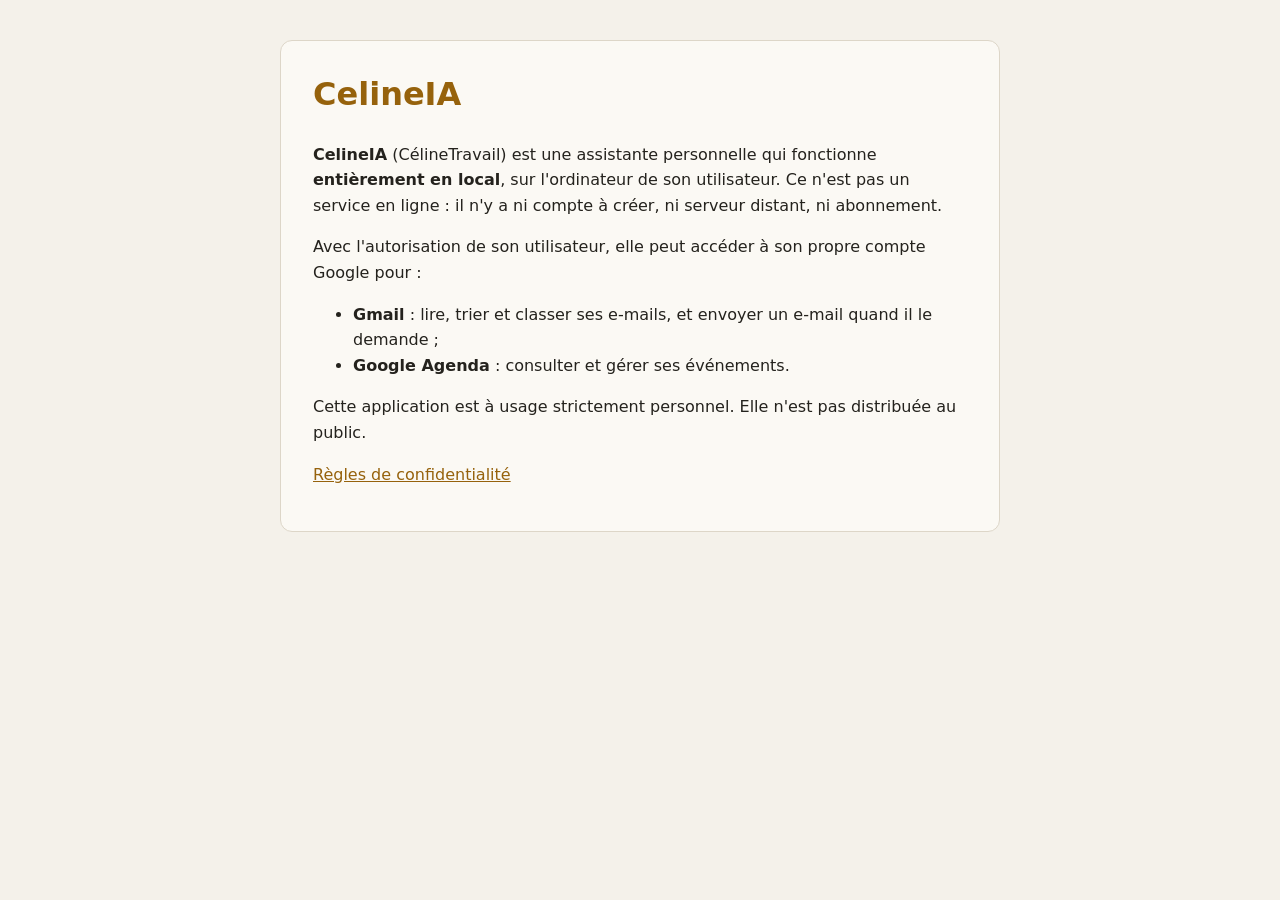
<file: index.html>
<!doctype html>
<html lang="fr">
<head>
<meta charset="utf-8">
<meta name="viewport" content="width=device-width, initial-scale=1">
<meta name="google-site-verification" content="le0hrmDkLGEj4fueScB93vv_3AGwgMlZ5tdHMRWRAwQ" />
<title>CelineIA</title>
<link rel="stylesheet" href="style.css">
</head>
<body>
<main>
  <h1>CelineIA</h1>
  <p><strong>CelineIA</strong> (CélineTravail) est une assistante personnelle qui fonctionne <strong>entièrement en local</strong>, sur l'ordinateur de son utilisateur. Ce n'est pas un service en ligne : il n'y a ni compte à créer, ni serveur distant, ni abonnement.</p>
  <p>Avec l'autorisation de son utilisateur, elle peut accéder à son propre compte Google pour :</p>
  <ul>
    <li><strong>Gmail</strong> : lire, trier et classer ses e-mails, et envoyer un e-mail quand il le demande ;</li>
    <li><strong>Google Agenda</strong> : consulter et gérer ses événements.</li>
  </ul>
  <p>Cette application est à usage strictement personnel. Elle n'est pas distribuée au public.</p>
  <p><a href="confidentialite.html">Règles de confidentialité</a></p>
</main>
</body>
</html>
</file>
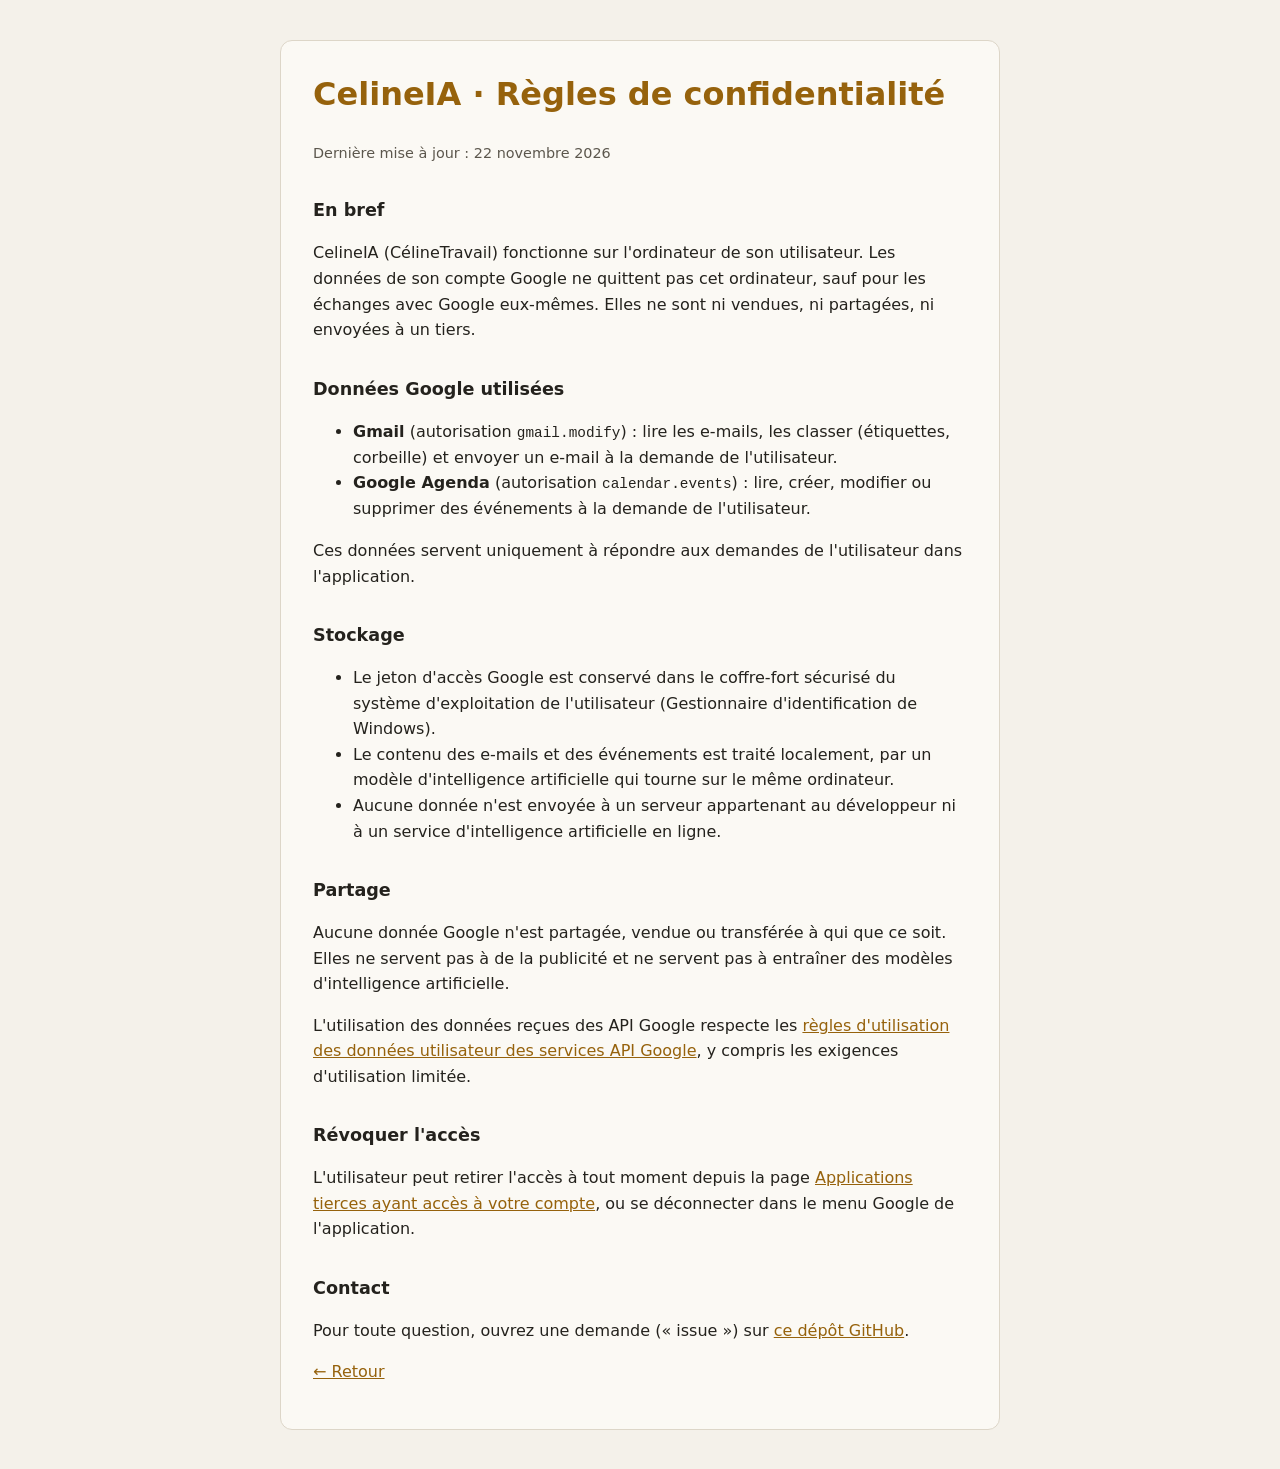
<file: confidentialite.html>
<!doctype html>
<html lang="fr">
<head>
<meta charset="utf-8">
<meta name="viewport" content="width=device-width, initial-scale=1">
<title>Confidentialité · CelineIA</title>
<link rel="stylesheet" href="style.css">
</head>
<body>
<main>
  <h1>CelineIA · Règles de confidentialité</h1>
  <p class="date">Dernière mise à jour : 22 novembre 2026</p>

  <h2>En bref</h2>
  <p>CelineIA (CélineTravail) fonctionne sur l'ordinateur de son utilisateur. Les données de son compte Google ne quittent pas cet ordinateur, sauf pour les échanges avec Google eux-mêmes. Elles ne sont ni vendues, ni partagées, ni envoyées à un tiers.</p>

  <h2>Données Google utilisées</h2>
  <ul>
    <li><strong>Gmail</strong> (autorisation <code>gmail.modify</code>) : lire les e-mails, les classer (étiquettes, corbeille) et envoyer un e-mail à la demande de l'utilisateur.</li>
    <li><strong>Google Agenda</strong> (autorisation <code>calendar.events</code>) : lire, créer, modifier ou supprimer des événements à la demande de l'utilisateur.</li>
  </ul>
  <p>Ces données servent uniquement à répondre aux demandes de l'utilisateur dans l'application.</p>

  <h2>Stockage</h2>
  <ul>
    <li>Le jeton d'accès Google est conservé dans le coffre-fort sécurisé du système d'exploitation de l'utilisateur (Gestionnaire d'identification de Windows).</li>
    <li>Le contenu des e-mails et des événements est traité localement, par un modèle d'intelligence artificielle qui tourne sur le même ordinateur.</li>
    <li>Aucune donnée n'est envoyée à un serveur appartenant au développeur ni à un service d'intelligence artificielle en ligne.</li>
  </ul>

  <h2>Partage</h2>
  <p>Aucune donnée Google n'est partagée, vendue ou transférée à qui que ce soit. Elles ne servent pas à de la publicité et ne servent pas à entraîner des modèles d'intelligence artificielle.</p>
  <p>L'utilisation des données reçues des API Google respecte les <a href="https://developers.google.com/terms/api-services-user-data-policy">règles d'utilisation des données utilisateur des services API Google</a>, y compris les exigences d'utilisation limitée.</p>

  <h2>Révoquer l'accès</h2>
  <p>L'utilisateur peut retirer l'accès à tout moment depuis la page <a href="https://myaccount.google.com/permissions">Applications tierces ayant accès à votre compte</a>, ou se déconnecter dans le menu Google de l'application.</p>

  <h2>Contact</h2>
  <p>Pour toute question, ouvrez une demande (« issue ») sur <a href="https://github.com/CapitainR/celine-pages/issues">ce dépôt GitHub</a>.</p>

  <p><a href="index.html">← Retour</a></p>
</main>
</body>
</html>
</file>
<file: style.css>
:root { --bg: #121418; --panel: #181b21; --text: #e7e3da; --muted: #8d93a0; --accent: #d9a441; --line: #2a2f39; }
@media (prefers-color-scheme: light) {
  :root { --bg: #f4f1ea; --panel: #fbf9f4; --text: #24221d; --muted: #5c574d; --accent: #96620c; --line: #ddd6c8; }
}
* { box-sizing: border-box; }
body { margin: 0; background: var(--bg); color: var(--text); font: 16px/1.6 "Segoe UI", system-ui, sans-serif; }
main { max-width: 720px; margin: 40px auto; padding: 28px 32px; background: var(--panel); border: 1px solid var(--line); border-radius: 12px; }
h1 { color: var(--accent); margin-top: 0; }
h2 { font-size: 1.1em; margin-top: 1.8em; }
a { color: var(--accent); }
.date { color: var(--muted); font-size: .9em; }
code { font-size: .9em; }
@media (max-width: 760px) { main { margin: 0; border-radius: 0; border: 0; padding: 20px 16px; } }
</file>
